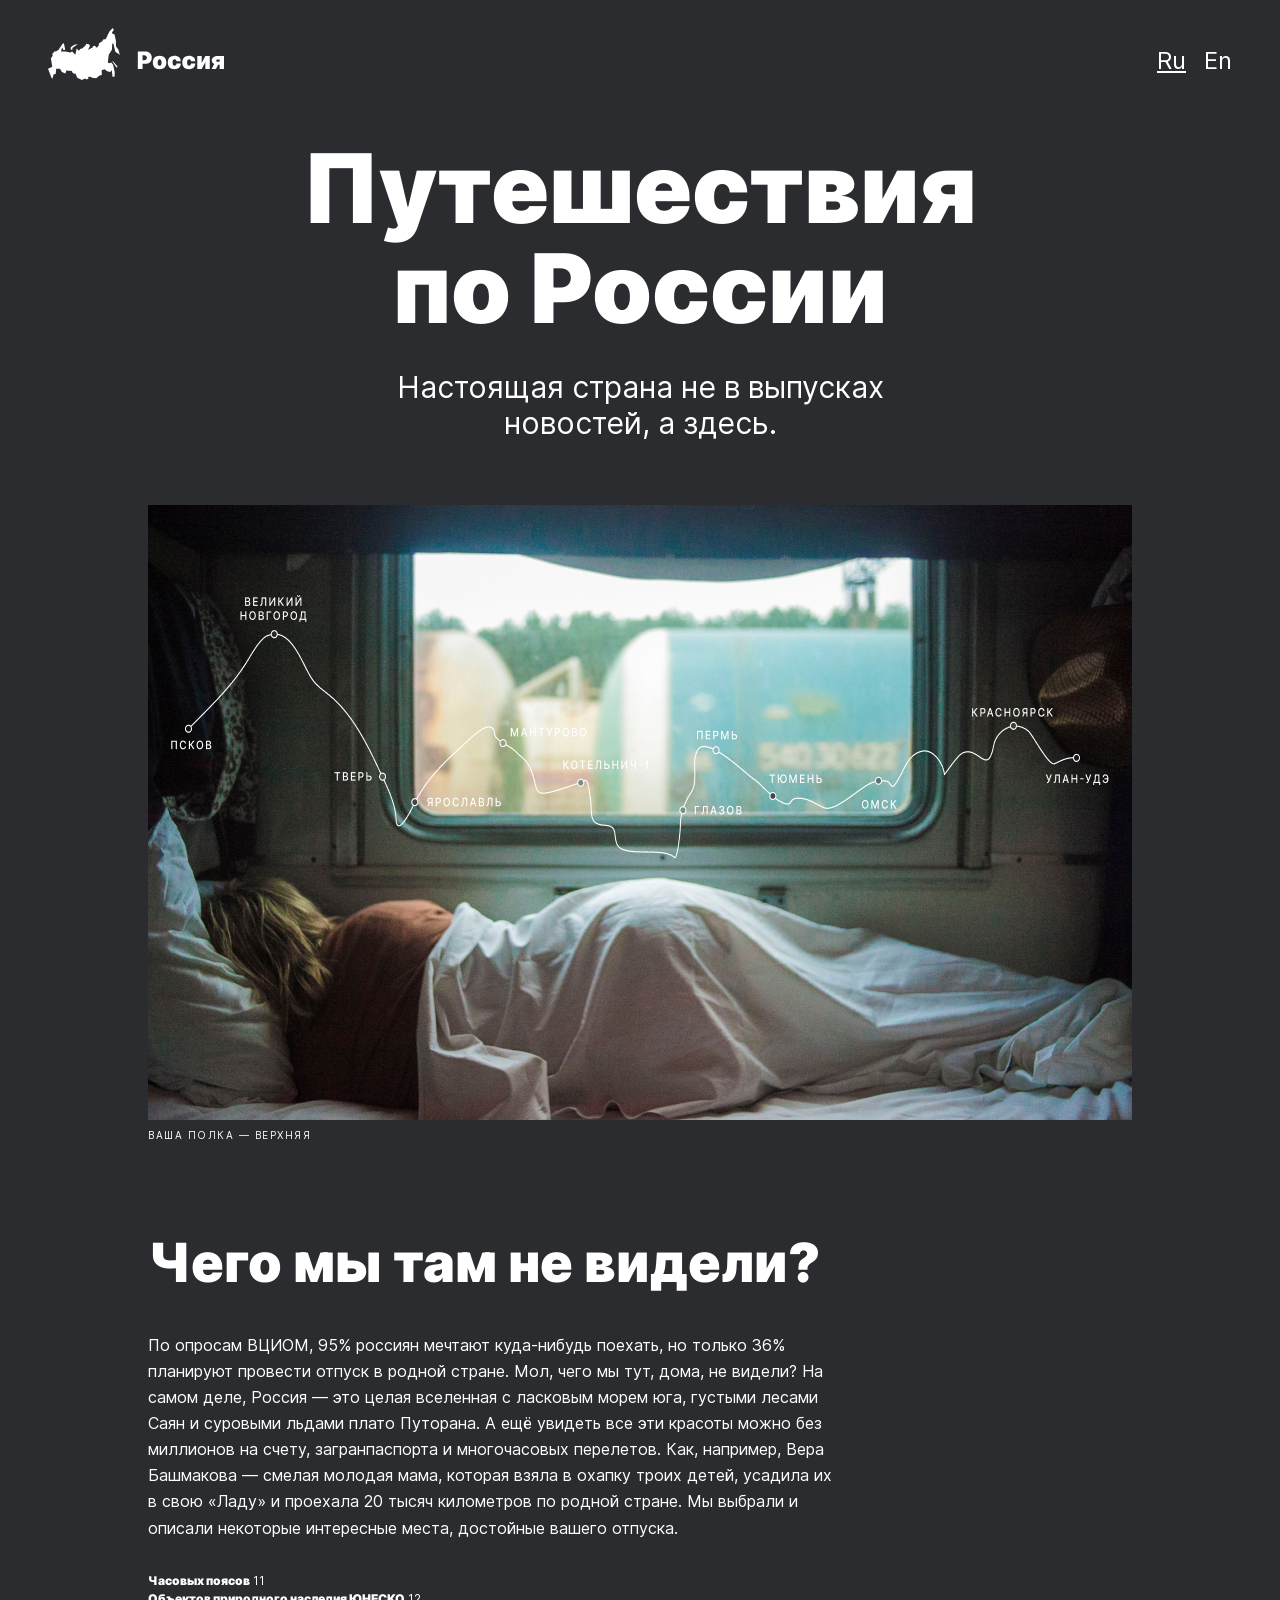
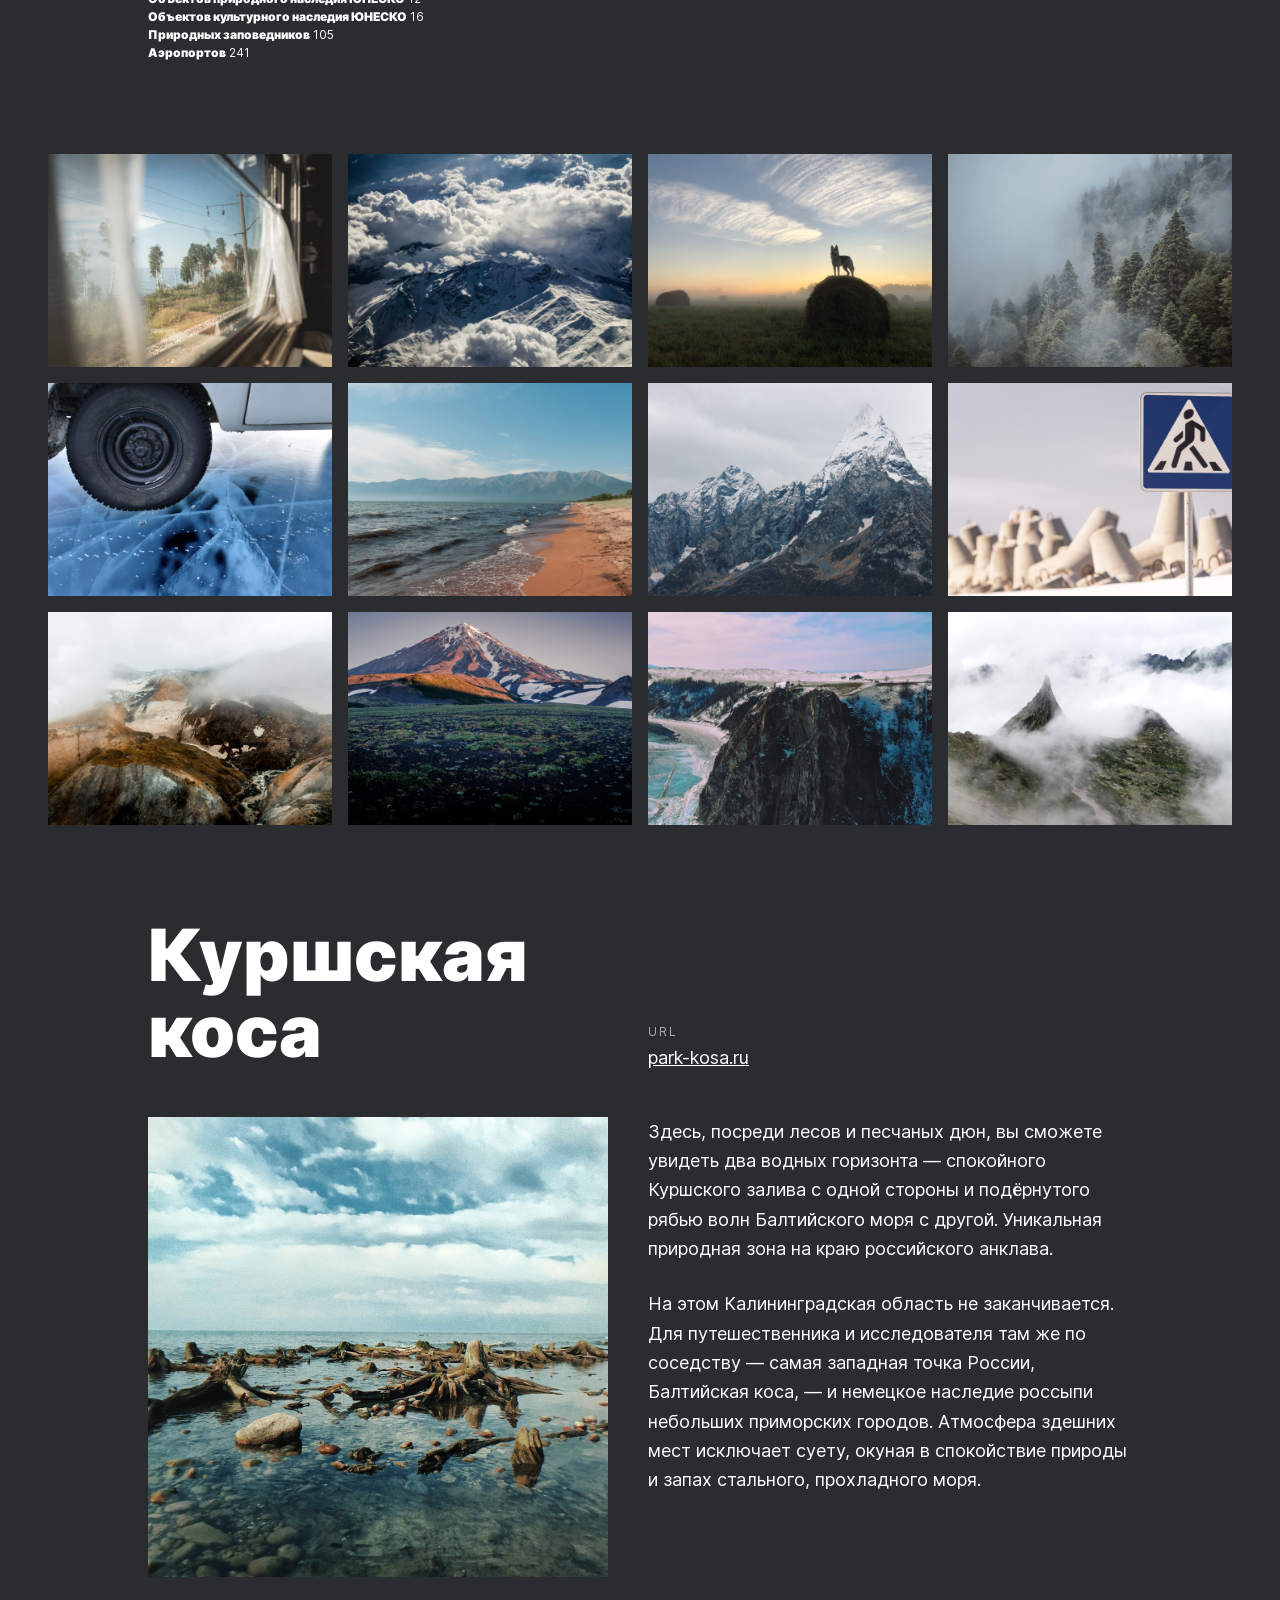
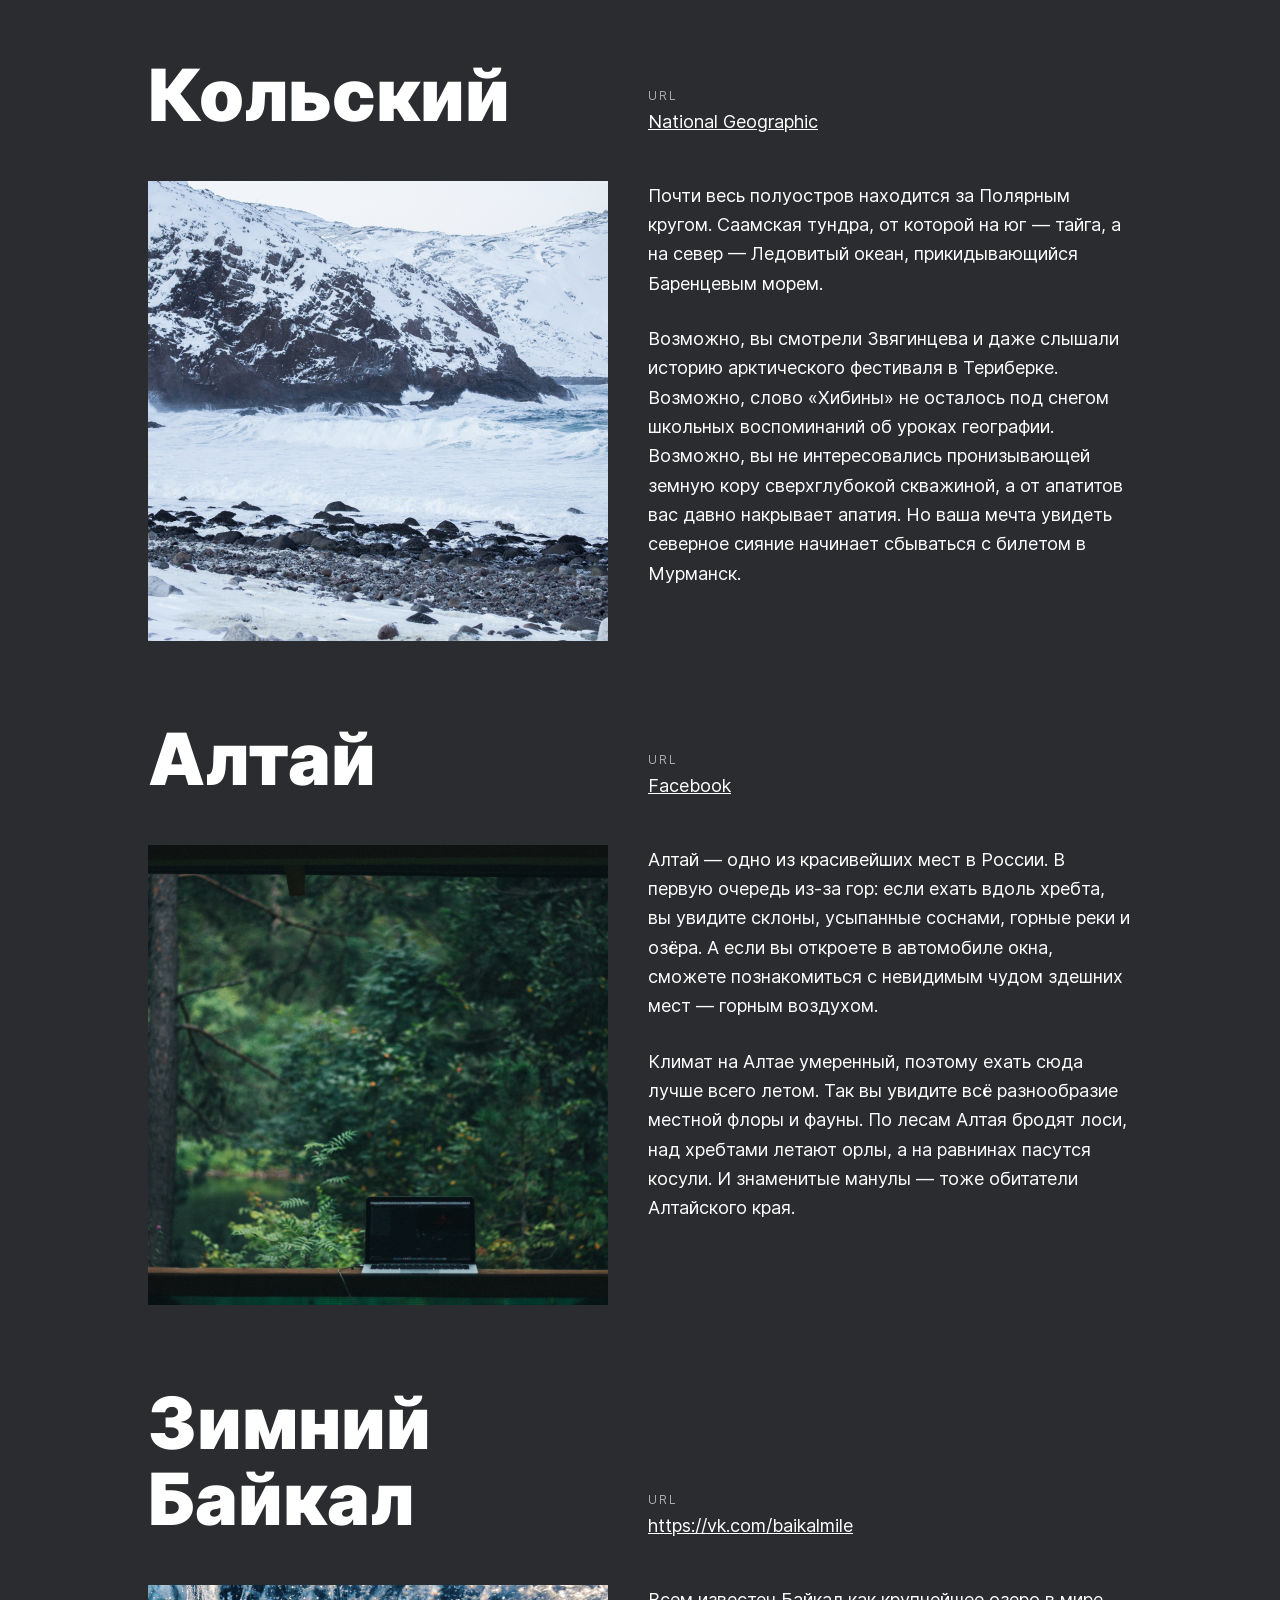
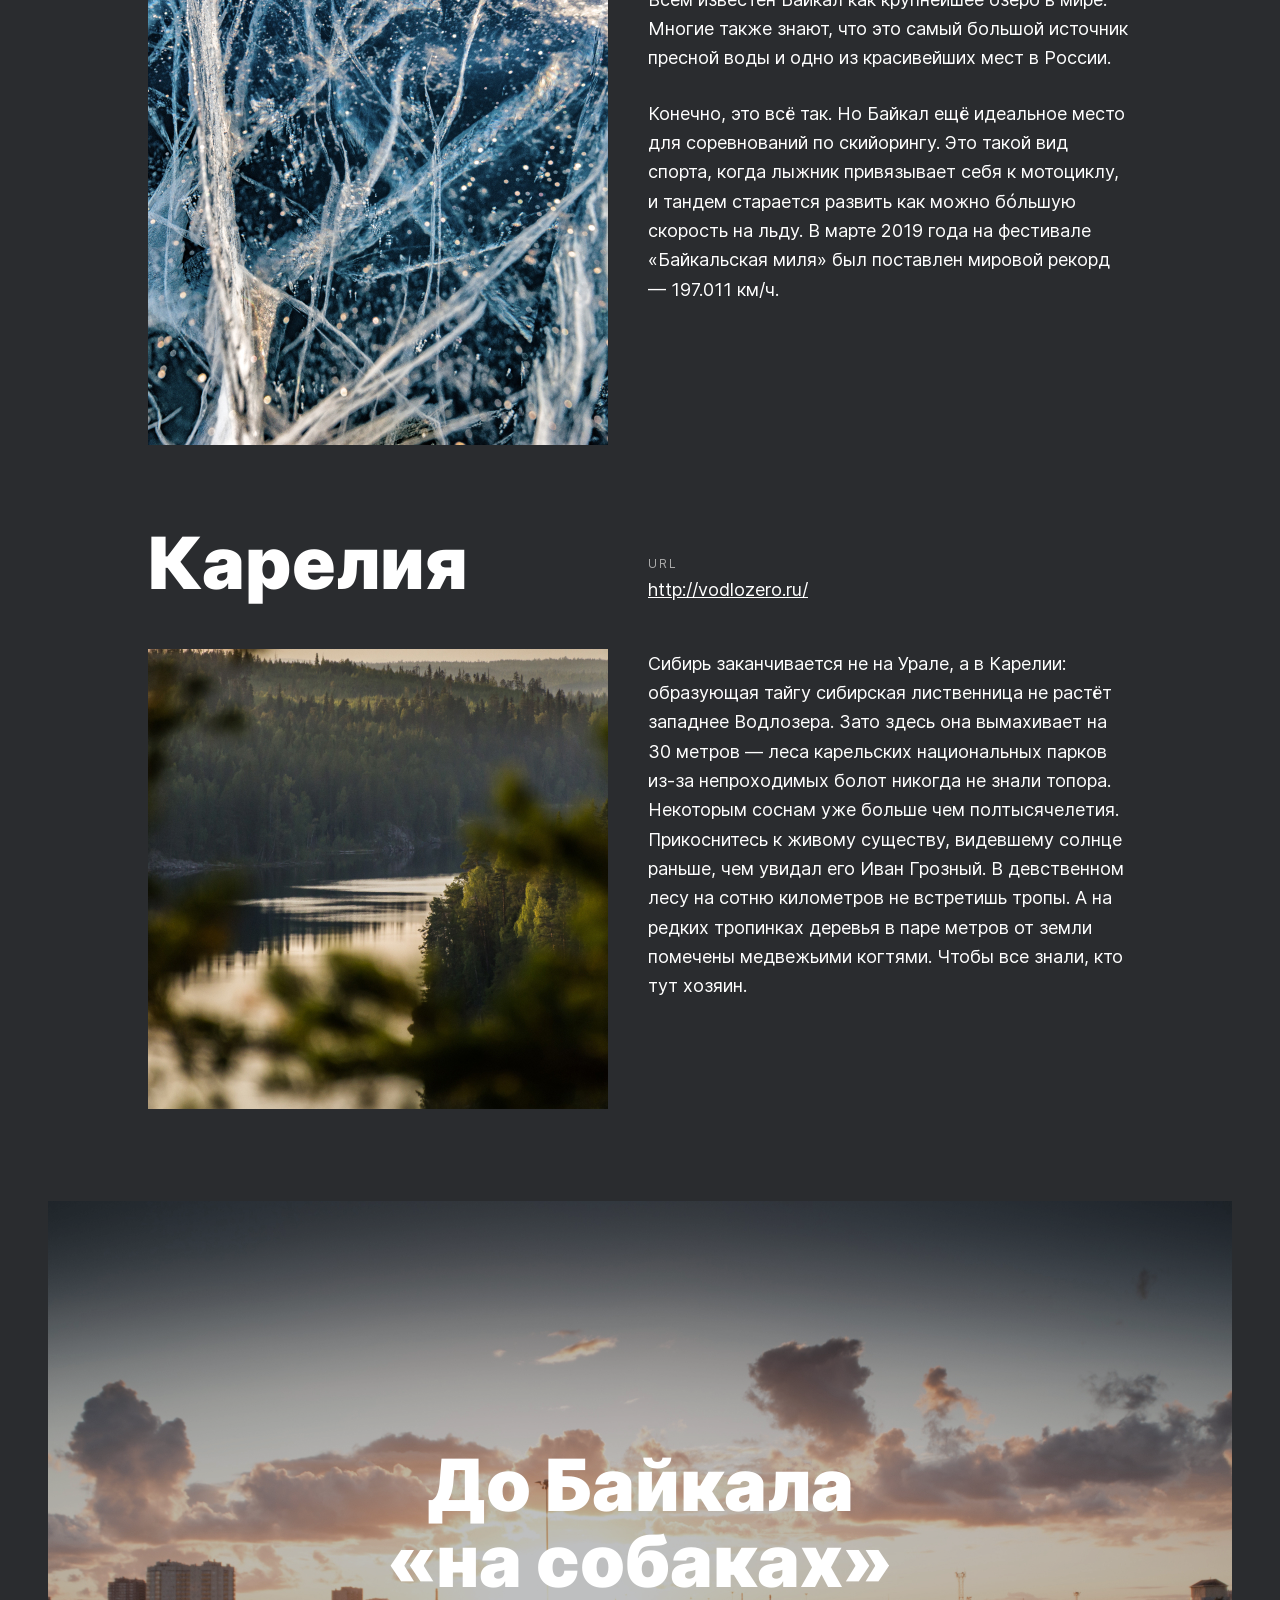
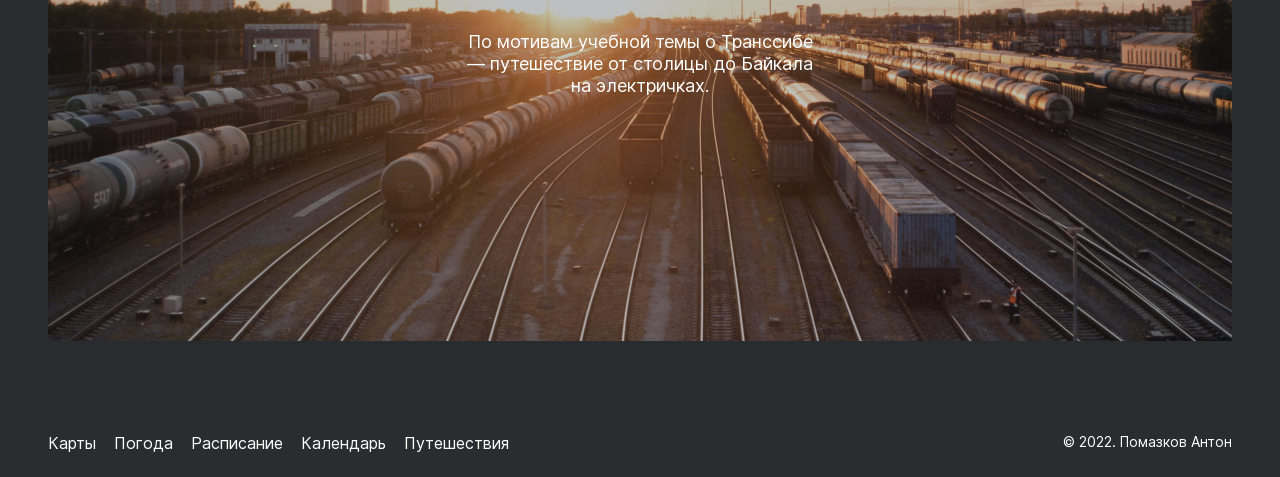
<file: index.html>
<!DOCTYPE html>
<html lang="ru">
  <head>
    <meta charset="utf-8" />
    <meta http-equiv="X-UA-Compatible" content="IE=edge" />
    <meta name="viewport" content="width=device-width, initial-scale=1.0" />
    <title>Путешествия по России</title>
    <link rel="stylesheet" href="./index.f125e970.css" />
  </head>
  <body class="page">
    <header class="header">
      <img
        class="header__logo"
        src="./header-logo.b38b5ca3.svg"
        alt="Логотип сайта Путешествия по России"
      />
      <ul class="header__lang-list">
        <li class="header__lang-item">
          <a href="#" class="header__lang-link header__lang-link_active">Ru</a>
        </li>
        <li class="header__lang-item">
          <a href="#" class="header__lang-link">En</a>
        </li>
      </ul>
    </header>
    <main>
      <section class="container lead">
        <h1 class="lead__title">Путешествия по России</h1>
        <p class="lead__description">
          Настоящая страна не в выпусках новостей, а здесь.
        </p>
        <figure class="lead__img-wrapper">
          <picture>
            <source
              media="(max-width: 320px)"
              srcset="./lead-img-320w.acecc7d4.jpg"
            />
            <img
              class="lead__img"
              src="./lead-img.485ac9a9.jpg"
              alt="Схема маршрута Псков - Ула-Удэ"
            />
          </picture>
          <figcaption class="lead__img-caption">
            ваша полка — верхняя
          </figcaption>
        </figure>
      </section>
      <div class="container">
        <section class="intro">
          <h2 class="intro__title">Чего мы там не видели?</h2>
          <p class="intro__text">
            По опросам ВЦИОМ, 95% россиян мечтают куда-нибудь поехать, но только
            36% планируют провести отпуск в родной стране. Мол, чего мы тут,
            дома, не видели? На самом деле, Россия — это целая вселенная с
            ласковым морем юга, густыми лесами Саян и суровыми льдами плато
            Путорана. А ещё увидеть все эти красоты можно без миллионов на
            счету, загранпаспорта и многочасовых перелетов. Как, например, Вера
            Башмакова — смелая молодая мама, которая взяла в охапку троих детей,
            усадила их в свою «Ладу» и проехала 20 тысяч километров по родной
            стране. Мы выбрали и описали некоторые интересные места, достойные
            вашего отпуска.
          </p>
          <ul class="intro__list">
            <li class="intro__item">
              <span class="intro__list-accent">Часовых поясов</span>&nbsp;11
            </li>
            <li class="intro__item">
              <span class="intro__list-accent"
                >Объектов природного наследия ЮНЕСКО</span
              >&nbsp;12
            </li>
            <li class="intro__item">
              <span class="intro__list-accent"
                >Объектов культурного наследия ЮНЕСКО</span
              >&nbsp;16
            </li>
            <li class="intro__item">
              <span class="intro__list-accent">Природных заповедников</span
              >&nbsp;105
            </li>
            <li class="intro__item">
              <span class="intro__list-accent">Аэропортов</span>&nbsp;241
            </li>
          </ul>
        </section>
      </div>
      <section class="gallery">
        <ul class="gallery__list">
          <li class="gallery__item">
            <img
              class="gallery__img"
              src="./gallery-img-1.d9c5e894.jpg"
              alt="Вид из окна"
            />
          </li>
          <li class="gallery__item">
            <img
              class="gallery__img"
              src="./gallery-img-2.1234c860.jpg"
              alt="Вершины гор в облаках"
            />
          </li>
          <li class="gallery__item">
            <img
              class="gallery__img"
              src="./gallery-img-3.ad5f6e05.jpg"
              alt="Собака на стоге сена"
            />
          </li>
          <li class="gallery__item">
            <img
              class="gallery__img"
              src="./gallery-img-4.d0243853.jpg"
              alt="Лес в тумане"
            />
          </li>
          <li class="gallery__item">
            <img
              class="gallery__img"
              src="./gallery-img-5.996e8b2f.jpg"
              alt="Машина на чистом льду"
            />
          </li>
          <li class="gallery__item">
            <img
              class="gallery__img"
              src="./gallery-img-6.b4f7772c.jpg"
              alt="Пляж с горами на заднем фоне"
            />
          </li>
          <li class="gallery__item">
            <img
              class="gallery__img"
              src="./gallery-img-7.2e44bbfa.jpg"
              alt="Вершины гор"
            />
          </li>
          <li class="gallery__item">
            <img
              class="gallery__img"
              src="./gallery-img-8.a46654ed.jpg"
              alt="Знак пешеходного перехода"
            />
          </li>
          <li class="gallery__item">
            <img
              class="gallery__img"
              src="./gallery-img-9.c1d87bfd.jpg"
              alt="Горы в облаках"
            />
          </li>
          <li class="gallery__item">
            <img
              class="gallery__img"
              src="./gallery-img-10.53e31e05.jpg"
              alt="Гора в далеке"
            />
          </li>
          <li class="gallery__item">
            <img
              class="gallery__img"
              src="./gallery-img-11.73529c7d.jpg"
              alt="Горный хребет"
            />
          </li>
          <li class="gallery__item">
            <img
              class="gallery__img"
              src="./gallery-img-12.e4222743.jpg"
              alt="Горы в облаках"
            />
          </li>
        </ul>
      </section>
      <section class="container places">
        <article class="place">
          <h3 class="place__title">Куршская коса</h3>
          <div class="place__wrapper">
            <h4 class="place__subtitle">URL</h4>
            <a class="place__link" href="http://park-kosa.ru">park-kosa.ru</a>
          </div>
          <img
            class="place__img"
            src="./place-1.f143642e.jpg"
            alt="Водный горизонт среди остатка леса"
          />
          <div>
            <p class="place__text">
              Здесь, посреди лесов и песчаных дюн, вы сможете увидеть два водных
              горизонта — спокойного Куршского залива с одной стороны и
              подёрнутого рябью волн Балтийского моря с другой. Уникальная
              природная зона на краю российского анклава.
            </p>
            <p class="place__text">
              На этом Калининградская область не заканчивается. Для
              путешественника и исследователя там же по соседству — самая
              западная точка России, Балтийская коса, — и немецкое наследие
              россыпи небольших приморских городов. Атмосфера здешних мест
              исключает суету, окуная в спокойствие природы и запах стального,
              прохладного моря.
            </p>
          </div>
        </article>
        <article class="place">
          <h3 class="place__title">Кольский</h3>
          <div class="place__wrapper">
            <h4 class="place__subtitle">URL</h4>
            <a
              class="place__link"
              href="https://yourshot.nationalgeographic.com/photos/?keywords=kolskiy"
              >National Geographic</a
            >
          </div>
          <img
            class="place__img"
            src="./place-2.05a80ab1.jpg"
            alt="Снежные равнины"
          />
          <div>
            <p class="place__text">
              Почти весь полуостров находится за Полярным кругом. Саамская
              тундра, от которой на юг — тайга, а на север — Ледовитый океан,
              прикидывающийся Баренцевым морем.
            </p>
            <p class="place__text">
              Возможно, вы смотрели Звягинцева и даже слышали историю
              арктического фестиваля в Териберке. Возможно, слово «Хибины» не
              осталось под снегом школьных воспоминаний об уроках географии.
              Возможно, вы не интересовались пронизывающей земную кору
              сверхглубокой скважиной, а от апатитов вас давно накрывает апатия.
              Но ваша мечта увидеть северное сияние начинает сбываться с билетом
              в Мурманск.
            </p>
          </div>
        </article>
        <article class="place">
          <h3 class="place__title">Алтай</h3>
          <div class="place__wrapper">
            <h4 class="place__subtitle">URL</h4>
            <a
              class="place__link"
              href="https://www.facebook.com/vera.bashmakova/posts/10156011613718822"
              >Facebook</a
            >
          </div>
          <img
            class="place__img"
            src="./place-3.a7dfbeaf.jpg"
            alt="Открытый ноутбук на перилах с видом на густой лес"
          />
          <div>
            <p class="place__text">
              Алтай — одно из красивейших мест в России. В первую очередь из-за
              гор: если ехать вдоль хребта, вы увидите склоны, усыпанные
              соснами, горные реки и озёра. А если вы откроете в автомобиле
              окна, сможете познакомиться с невидимым чудом здешних мест —
              горным воздухом.
            </p>
            <p class="place__text">
              Климат на Алтае умеренный, поэтому ехать сюда лучше всего летом.
              Так вы увидите всё разнообразие местной флоры и фауны. По лесам
              Алтая бродят лоси, над хребтами летают орлы, а на равнинах пасутся
              косули. И знаменитые манулы — тоже обитатели Алтайского края.
            </p>
          </div>
        </article>
        <article class="place">
          <h3 class="place__title">Зимний Байкал</h3>
          <div class="place__wrapper">
            <h4 class="place__subtitle">URL</h4>
            <a class="place__link" href="https://vk.com/baikalmile"
              >https://vk.com/baikalmile</a
            >
          </div>
          <img
            class="place__img"
            src="./place-4.8f18c06b.jpg"
            alt="Трещины на прозрачном льду"
          />
          <div>
            <p class="place__text">
              Всем известен Байкал как крупнейшее озеро в мире. Многие также
              знают, что это самый большой источник пресной воды и одно из
              красивейших мест в России.
            </p>
            <p class="place__text">
              Конечно, это всё так. Но Байкал ещё идеальное место для
              соревнований по скийорингу. Это такой вид спорта, когда лыжник
              привязывает себя к мотоциклу, и тандем старается развить как можно
              бóльшую скорость на льду. В марте 2019 года на фестивале
              «Байкальская миля» был поставлен мировой рекорд — 197.011 км/ч.
            </p>
          </div>
        </article>
        <article class="place">
          <h3 class="place__title">Карелия</h3>
          <div class="place__wrapper">
            <h4 class="place__subtitle">URL</h4>
            <a class="place__link" href="http://vodlozero.ru"
              >http://vodlozero.ru/</a
            >
          </div>
          <img
            class="place__img"
            src="./place-5.607f95fa.jpg"
            alt="Река среди холмов покрытых густым лесом"
          />
          <div>
            <p class="place__text">
              Сибирь заканчивается не на Урале, а в Карелии: образующая тайгу
              сибирская лиственница не растёт западнее Водлозера. Зато здесь она
              вымахивает на 30 метров — леса карельских национальных парков
              из-за непроходимых болот никогда не знали топора. Некоторым соснам
              уже больше чем полтысячелетия. Прикоснитесь к живому существу,
              видевшему солнце раньше, чем увидал его Иван Грозный. В
              девственном лесу на сотню километров не встретишь тропы. А на
              редких тропинках деревья в паре метров от земли помечены
              медвежьими когтями. Чтобы все знали, кто тут хозяин.
            </p>
          </div>
        </article>
      </section>
      <section class="cover cover_margin_top">
        <a
          href="https://stampsy.com/na-elektrichkakh-do-baikala"
          class="cover__link"
        >
          <div class="cover__wrapper">
            <h2 class="cover__title">До Байкала «на собаках»</h2>
            <p class="cover__text">
              По мотивам учебной темы о Транссибе — путешествие от столицы до
              Байкала на электричках.
            </p>
          </div>
          <img
            class="cover__img"
            src="./cover-bg.c6f993b4.jpg"
            alt="Железнодорожные составы на сортировочном пункте"
          />
        </a>
      </section>
    </main>
    <footer class="footer">
      <nav class="main-nav">
        <ul class="main-nav__list">
          <li class="main-nav__item">
            <a href="https://yandex.ru/maps" class="main-nav__link">Карты</a>
          </li>
          <li class="main-nav__item">
            <a href="https://yandex.ru/pogoda" class="main-nav__link">Погода</a>
          </li>
          <li class="main-nav__item">
            <a href="https://rasp.yandex.ru" class="main-nav__link"
              >Расписание</a
            >
          </li>
          <li class="main-nav__item">
            <a href="https://calendar.yandex.ru" class="main-nav__link"
              >Календарь</a
            >
          </li>
          <li class="main-nav__item">
            <a href="https://travel.yandex.ru" class="main-nav__link"
              >Путешествия</a
            >
          </li>
        </ul>
      </nav>
      <p class="footer__copyright">© 2022. Помазков Антон</p>
    </footer>
  </body>
</html>
</file>
<file: index.f125e970.css>
/*! normalize.css v8.0.1 | MIT License | github.com/necolas/normalize.css */html{-webkit-text-size-adjust:100%;line-height:1.15}body{margin:0}main{display:block}h1{font-size:2em;margin:.67em 0}hr{box-sizing:content-box;height:0;overflow:visible}pre{font-family:monospace,monospace;font-size:1em}a{background-color:transparent}abbr[title]{border-bottom:none;text-decoration:underline;-webkit-text-decoration:underline dotted;text-decoration:underline dotted}b,strong{font-weight:bolder}code,kbd,samp{font-family:monospace,monospace;font-size:1em}small{font-size:80%}sub,sup{font-size:75%;line-height:0;position:relative;vertical-align:baseline}sub{bottom:-.25em}sup{top:-.5em}img{border-style:none}button,input,optgroup,select,textarea{font-family:inherit;font-size:100%;line-height:1.15;margin:0}button,input{overflow:visible}button,select{text-transform:none}[type=button],[type=reset],[type=submit],button{-webkit-appearance:button}[type=button]::-moz-focus-inner,[type=reset]::-moz-focus-inner,[type=submit]::-moz-focus-inner,button::-moz-focus-inner{border-style:none;padding:0}[type=button]:-moz-focusring,[type=reset]:-moz-focusring,[type=submit]:-moz-focusring,button:-moz-focusring{outline:1px dotted ButtonText}fieldset{padding:.35em .75em .625em}legend{box-sizing:border-box;color:inherit;display:table;max-width:100%;padding:0;white-space:normal}progress{vertical-align:baseline}textarea{overflow:auto}[type=checkbox],[type=radio]{box-sizing:border-box;padding:0}[type=number]::-webkit-inner-spin-button,[type=number]::-webkit-outer-spin-button{height:auto}[type=search]{-webkit-appearance:textfield;outline-offset:-2px}[type=search]::-webkit-search-decoration{-webkit-appearance:none}::-webkit-file-upload-button{-webkit-appearance:button;font:inherit}details{display:block}summary{display:list-item}[hidden],template{display:none}@font-face{font-family:Inter;font-weight:900;src:url(Inter-Black.2492d640.woff2) format("woff2"),url(Inter-Black.cf8764c2.woff) format("woff")}@font-face{font-family:Inter;font-weight:400;src:url(Inter-Regular.9d2ba33a.woff2) format("woff2"),url(Inter-Regular.80c3f368.woff) format("woff")}:root{--main-color-dark:#2a2c2f;--main-color-light:#fff;--main-color-accent:#aaa;--main-font:"Inter",arial,sans-serif}.page{background-color:var(--main-color-dark)}.container{margin:auto;max-width:984px;min-width:320px;padding-left:48px;padding-right:48px}@media screen and (max-width:768px){.container{padding-left:0;padding-right:0}}.header{display:flex;justify-content:space-between;margin:auto;max-width:1184px;min-width:288px;padding-left:48px;padding-right:48px;padding-top:28px}@media screen and (max-width:768px){.header{padding-left:24px;padding-right:24px}}@media screen and (max-width:320px){.header{padding-left:16px;padding-right:16px;padding-top:16px}}.header__logo{height:52px;width:176px}@media screen and (max-width:320px){.header__logo{height:42px;width:142px}}.header__lang-list{display:flex;list-style:none;margin:0;padding:19px 0 0}@media screen and (max-width:320px){.header__lang-list{padding-top:15px}}.header__lang-item:not(:last-child){margin-right:18px}.header__lang-link{color:var(--main-color-light);font-family:var(--main-font);font-size:24px;font-weight:400;line-height:28px;text-decoration:none;transition:opacity .6s linear}.header__lang-link:hover{opacity:.4}@media screen and (max-width:320px){.header__lang-link{font-size:18px;line-height:20px}}.header__lang-link_active{text-decoration:underline}.lead{color:var(--main-color-light);font-family:var(--main-font);padding-top:58px;text-align:center}@media screen and (max-width:1024px){.lead{padding-top:48px}}.lead__title{font-size:96px;font-weight:900;line-height:100px;margin:auto;max-width:720px}@media screen and (max-width:768px){.lead__title{padding-left:16px;padding-right:16px}}@media screen and (max-width:720px){.lead__title{font-size:calc(-4.8px + 14vw);line-height:1.1}}.lead__description{font-size:30px;font-weight:400;line-height:1.2;margin:31px auto 0;max-width:640px}@media screen and (max-width:768px){.lead__description{padding-left:16px;padding-right:16px}}@media screen and (max-width:720px){.lead__description{font-size:calc(6px + 3.125vw);line-height:1.25}}@media screen and (max-width:320px){.lead__description{margin-top:16px}}.lead__img-wrapper{margin:64px 0 0}@media screen and (max-width:1024px){.lead__img-wrapper{margin-top:56px}}@media screen and (max-width:320px){.lead__img-wrapper{margin-top:40px}}.lead__img{display:block;height:auto;max-width:984px;width:100%}.lead__img-caption{font-size:10px;letter-spacing:1.5px;line-height:1.4;margin-bottom:0;margin-top:8px;text-align:left;text-transform:uppercase}@media screen and (max-width:768px){.lead__img-caption{padding-left:24px}}@media screen and (max-width:320px){.lead__img-caption{padding-left:16px}}.intro{color:var(--main-color-light);font-family:var(--main-font);max-width:690px;padding-top:92px}@media screen and (max-width:768px){.intro{max-width:720px;padding-left:24px;padding-right:24px;padding-top:88px}}@media screen and (max-width:400px){.intro{padding-top:calc(-48px + 35vw)}}@media screen and (max-width:320px){.intro{padding-left:16px;padding-right:16px;padding-top:64px}}.intro__title{font-size:54px;font-weight:900;line-height:58px;margin:0}@media screen and (max-width:400px){.intro__title{font-size:calc(-56px + 27.5vw);line-height:1.1;width:calc(-333px + 171.25vw)}}@media screen and (max-width:320px){.intro__title{font-size:32px;line-height:35px;width:215px}}.intro__text{font-size:16px;font-weight:400;line-height:1.63;margin-bottom:0;margin-top:40px}.intro__list{list-style:none;margin-bottom:0;margin-top:31px;padding:0}.intro__item{font-size:12px;line-height:1.5}.intro__list-accent{font-weight:900}.gallery{margin:auto;max-width:1184px;min-width:288px;padding-left:48px;padding-right:48px;padding-top:92px}@media screen and (max-width:768px){.gallery{padding-left:24px;padding-right:24px;padding-top:88px}}@media screen and (max-width:320px){.gallery{padding-left:16px;padding-right:16px;padding-top:64px}}.gallery__list{display:-ms-grid;display:grid;gap:16px;grid-template-columns:repeat(auto-fit,minmax(284px,1fr));list-style:none;margin:0;padding:0}@media screen and (max-width:1024px){.gallery__list{gap:14px}}@media screen and (max-width:768px){.gallery__list{gap:16px}}@media screen and (max-width:320px){.gallery__list{gap:12px}}.gallery__img{display:block;height:auto;width:100%}.place{grid-column-gap:40px;grid-row-gap:48px;color:var(--main-color-light);display:-ms-grid;display:grid;font-family:var(--main-font);grid-template-columns:repeat(auto-fit,minmax(320px,auto));padding-top:80px}.place:first-child{padding-top:92px}@media screen and (max-width:1024px){.place{grid-column-gap:32px}}@media screen and (max-width:768px){.place{grid-column-gap:28px;padding-left:24px;padding-right:24px;padding-top:70px}}@media screen and (max-width:368px){.place{padding-left:16px;padding-right:16px}}@media screen and (max-width:352px){.place{gap:33px;padding-left:0;padding-right:0;padding-top:50px}.place:first-child{padding-top:64px}}.place__wrapper{align-self:flex-end}@media screen and (max-width:352px){.place__wrapper{padding-left:16px;padding-right:16px}}.place__title{font-size:72px;font-weight:900;line-height:76px;margin:0;max-width:460px}@media screen and (max-width:1024px){.place__title{max-width:440px}}@media screen and (max-width:890px){.place__title{font-size:calc(-146.85246px + 24.59016vw);line-height:1.05}}@media screen and (max-width:768px){.place__title{font-size:42px;line-height:46px;max-width:330px}}@media screen and (max-width:352px){.place__title{font-size:32px;line-height:35px;padding-left:16px;padding-right:16px}}.place__img{height:auto;max-width:460px;width:100%}@media screen and (max-width:1024px){.place__img{max-width:440px}}@media screen and (max-width:768px){.place__img{max-width:340px}}.place__subtitle{color:var(--main-color-accent);font-size:12px;font-weight:400;letter-spacing:2px;line-height:1;margin:0}.place__link{color:var(--main-color-light);display:block;font-size:18px;line-height:22px;margin-bottom:0;margin-top:9px;transition:opacity .6s linear}.place__link:hover{opacity:.8}.place__text{font-size:18px;font-weight:400;line-height:1.63;margin:0;max-width:484px}.place__text:not(:first-child){margin-top:26px}@media screen and (max-width:768px){.place__text{font-size:16px}}@media screen and (max-width:352px){.place__text{padding-left:16px;padding-right:16px}}.cover{font-family:var(--main-font);height:auto;margin:auto;max-width:1184px;min-width:320px;position:relative;text-align:center}.cover_margin_top{margin-top:92px}@media screen and (max-width:320px){.cover_margin_top{margin-top:66px}}.cover__link{display:block}.cover__link:before{background-color:var(--main-color-dark);bottom:0;content:"";display:block;left:0;opacity:.3;position:absolute;right:0;top:0;z-index:1}.cover__link:hover:before{opacity:.8}.cover__wrapper{color:var(--main-color-light);left:50%;position:absolute;top:50%;transform:translate(-50%,-50%);width:560px;z-index:2}@media screen and (max-width:560px){.cover__wrapper{max-width:calc(-163.33333px + 129.16667vw)}}@media screen and (max-width:320px){.cover__wrapper{max-width:250px}}.cover__title{font-size:72px;font-weight:900;line-height:76px;margin:0;text-align:center}@media screen and (max-width:560px){.cover__title{font-size:calc(-21.33333px + 16.66667vw);line-height:1.1}}@media screen and (max-width:320px){.cover__title{font-size:32px;line-height:35px}}.cover__text{font-size:18px;font-weight:400;line-height:1.22;margin:32px auto 0;max-width:360px;text-align:center}@media screen and (max-width:560px){.cover__text{font-size:calc(8.66667px + 1.66667vw);line-height:1.22}}@media screen and (max-width:320px){.cover__text{font-size:14px;line-height:16px;margin-top:16px}}.cover__img{height:auto;max-width:1184px;position:relative;width:100%;z-index:-1}.footer{display:flex;justify-content:space-between;margin:auto;max-width:1184px;padding:90px 48px 24px}@media screen and (max-width:768px){.footer{padding-left:24px;padding-right:24px;padding-top:86px}}@media screen and (max-width:700px){.footer{flex-direction:column}}@media screen and (max-width:320px){.footer{padding-left:16px;padding-right:16px;padding-top:64x}}.footer__copyright{color:var(--main-color-light);font-family:var(--main-font);font-size:14px;line-height:16px;margin:0}@media screen and (max-width:700px){.footer__copyright{margin-top:48px}}.main-nav__list{display:flex;flex-wrap:wrap;list-style:none;margin:0;padding:0}@media screen and (max-width:510px){.main-nav__list{flex-direction:column}}.main-nav__item:not(:last-child){margin-right:18px}@media screen and (max-width:700px){.main-nav__item:not(:last-child){margin-bottom:32px}}.main-nav__link{color:var(--main-color-light);font-family:var(--main-font);font-size:16px;line-height:18px;text-decoration:none}.main-nav__link:hover{opacity:.8}@media screen and (max-width:320px){.main-nav__link{font-size:24px;line-height:1}}
/*# sourceMappingURL=index.f125e970.css.map */
</file>
